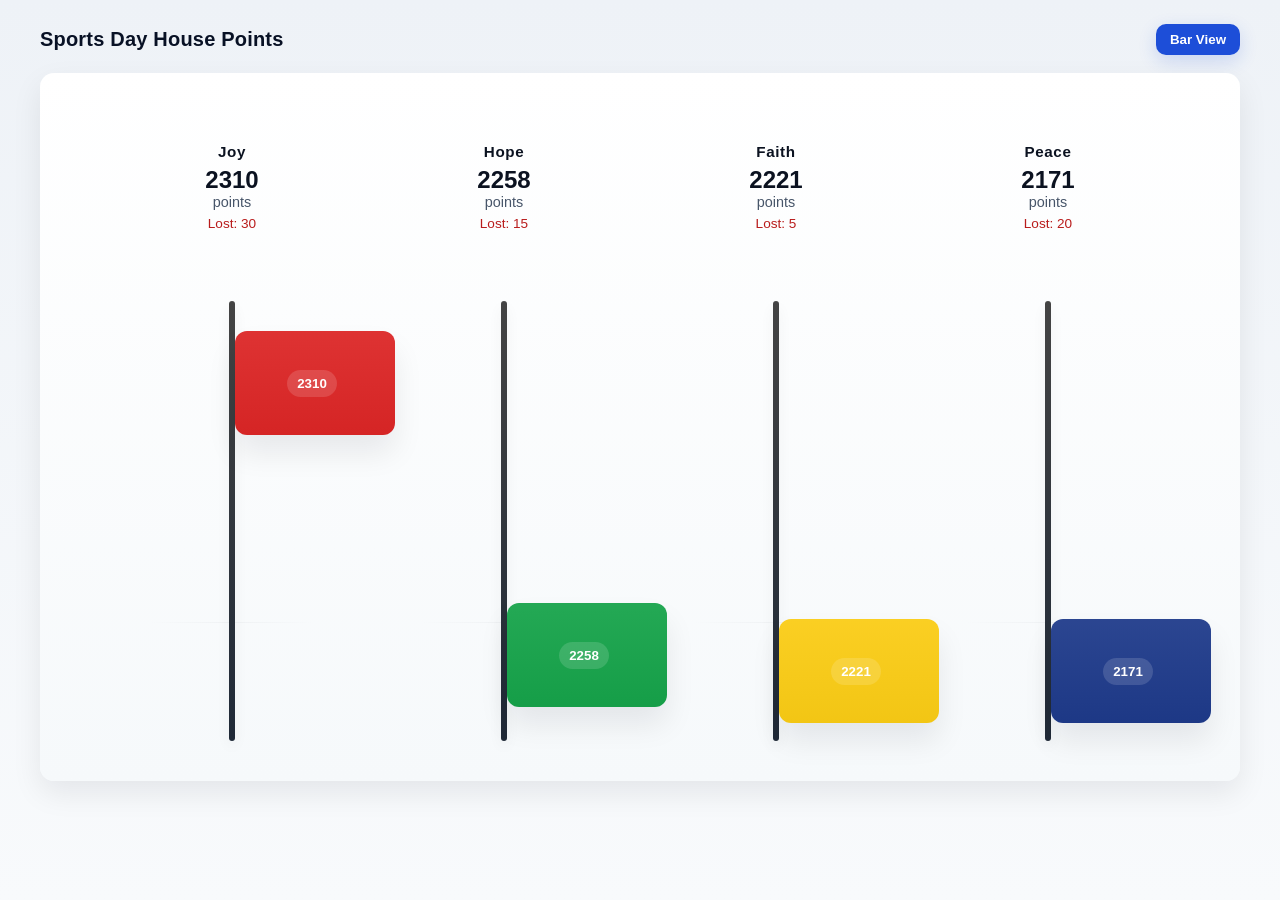
<file: static/index2.html>
<!DOCTYPE html>
<html lang="en">
<head>
  <meta charset="utf-8" />
  <meta name="viewport" content="width=device-width,initial-scale=1" />
  <title>Sports Day House Flags</title>
  <link rel="stylesheet" href="styles/style2.css">
</head>
<body>
  <header class="site-header">
    <div class="title">Sports Day House Points</div>
    <a class="btn-link" href="index.html"><button class="switch-btn" type="button">Bar View</button></a>
  </header>

  <main class="wrap">
    <section class="scene" role="region" aria-label="House flags">
      <div id="row" class="row" aria-live="polite"></div>
    </section>
  </main>

  <!-- data.js should define a global `DATA` object with:
       DATA.houses (array), DATA.totalPoints (array), DATA.lostPoints (array), DATA.links (object)
       Make sure data.js is loaded from correct relative path -->
  <script src="../data.js"></script>
  <script src="../static/logic2.js"></script>
</body>
</html>
</file>
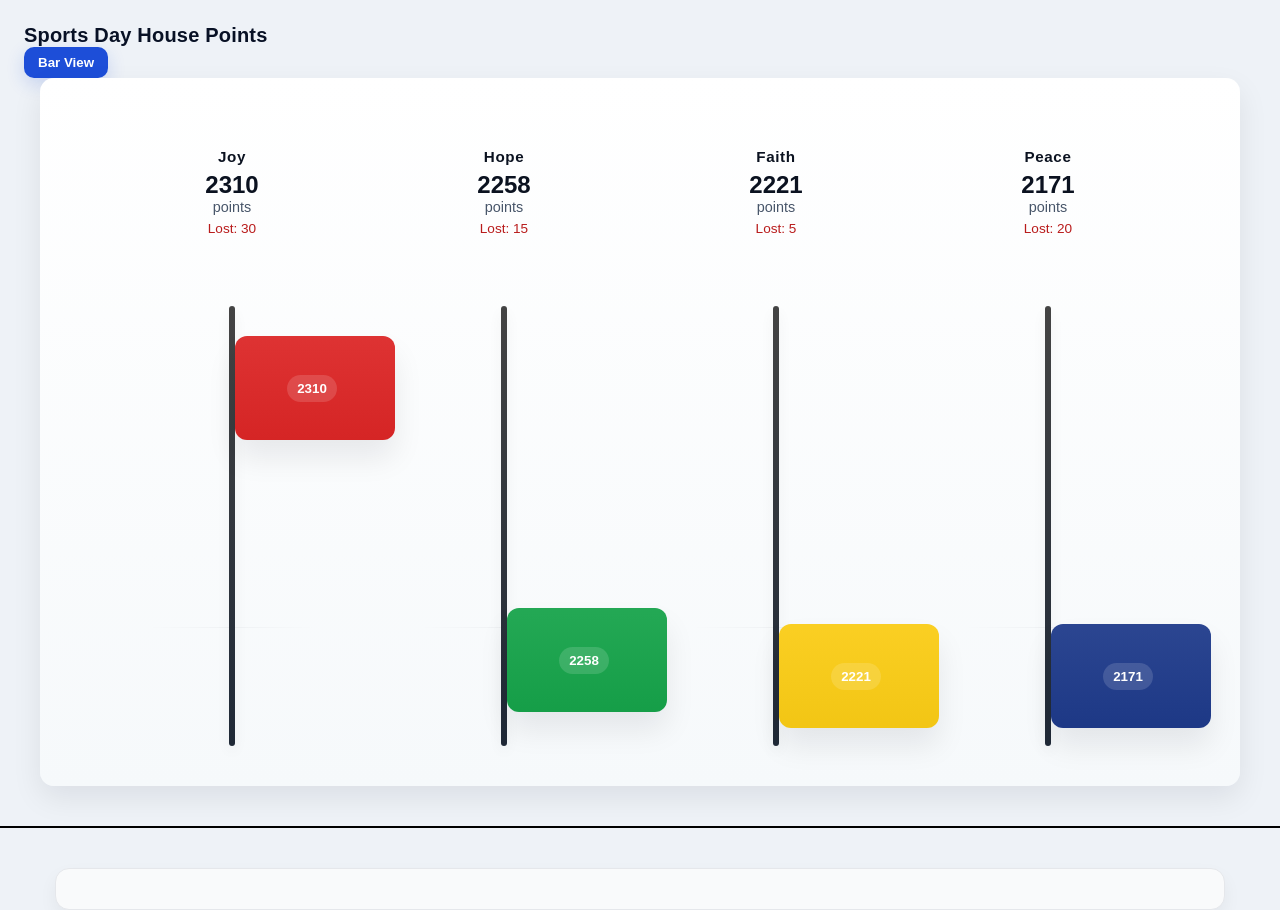
<file: templates/index2_old.html>
<!DOCTYPE html>
<html lang="en">
<head>
  <meta charset="UTF-8">
  <title>Sports Day House Points</title>
  <link rel="stylesheet" href="../static/styles/style2_old.css">
</head>
<body>
  <header>
    <div class="title">Sports Day House Points</div>
    <a href="index_old.html"><button class="switch-btn">Bar View</button></a>
  </header>
  <div class="wrap">
    <div class="scene">
      <div id="row" class="row"></div>
    </div>
  </div>
  <hr class="full-divider">
  <div id="eventResults"></div>
  <script src="../events.js"></script>
  <script src="../data.js"></script>
  <script src="../static/logic2_old.js"></script>
</body>
</html>
</file>
<file: static/styles/style2.css>
/* reset / base */
* { box-sizing: border-box; }
html,body { height: 100%; }
body {
  font-family: Inter, Arial, sans-serif;
  background: linear-gradient(180deg, #eef2f7 0%, #f8fafc 100%);
  margin: 0;
  padding: 24px;
  color: #0f172a;
  -webkit-font-smoothing: antialiased;
  -moz-osx-font-smoothing: grayscale;
}

/* header */
.site-header {
  display: flex;
  justify-content: space-between;
  align-items: center;
  gap: 12px;
  max-width: 1200px;
  margin: 0 auto 18px;
}
.title {
  font-size: 1.25rem;
  font-weight: 800;
  color: #081125;
  letter-spacing: 0.2px;
}
.btn-link { text-decoration: none; }
.switch-btn {
  padding: 8px 14px;
  border-radius: 10px;
  border: 0;
  background: #1d4ed8;
  color: #fff;
  font-weight: 700;
  cursor: pointer;
  box-shadow: 0 6px 18px rgba(29,78,216,0.18);
}

/* scene container */
.wrap {
  display: flex;
  justify-content: center;
}
.scene {
  width: 100%;
  max-width: 1200px;
  background: linear-gradient(180deg,#ffffff 0%, #f6f9fb 100%);
  border-radius: 14px;
  padding: 28px 20px 40px;
  box-shadow: 0 12px 30px rgba(12,18,28,0.08);
}

/* row: widen spacing so flags are well spaced */
.row {
  display: flex;
  justify-content: center;
  gap: 72px;
  align-items: flex-end;
  padding: 10px 6px 30px;
}

/* each column containing pole+flag and labels */
.col {
  position: relative;
  width: 200px; /* wider so flags don't collide with adjacent columns */
  height: 600px;
  display: flex;
  flex-direction: column;
  align-items: center;
}

/* The flag pole - we render centered in the column */
.pole {
  position: absolute;
  top: 40px;
  left: 50%;                /* centered inside column */
  transform: translateX(-50%);
  width: 6px;
  height: 440px;
  background: linear-gradient(180deg,#444 0%, #1f2937 100%);
  border-radius: 3px;
  box-shadow: 0 6px 14px rgba(2,6,23,0.06), inset 0 1px 0 rgba(255,255,255,0.02);
  z-index: 1;
  margin-top: 150px;
}

/* Finial sits on top of the pole (higher z-index) */
.finial {
  position: absolute;
  width: 18px;
  height: 18px;
  left: 50%;
  top: 31px; /* 40px top of pole minus half finial */
  transform: translateX(-50%);
  background: linear-gradient(180deg,#ffd54d,#c68600);
  border-radius: 50%;
  box-shadow: 0 2px 8px rgba(0,0,0,0.18);
  z-index: 4;
  margin-top: 150px;
}

/* FLAGS: positioned relative to column center so left edge touches pole right edge */
.flag {
  --flag-color: #999999;
  position: absolute;
  width: 170px;
  height: 100px;
  border-radius: 12px;
  bottom: 200px; /* default fallback; JS sets the real bottom */
  left: calc(50% + 3px); /* 6px pole -> pole's right edge at 50% + 3px; flag left edge touches here */
  transform-origin: 0 50%;
  transition: transform 260ms cubic-bezier(.2,.9,.3,1), box-shadow 200ms;
  display: inline-flex;
  align-items: center;
  padding-left: 0px;
  padding-bottom: 0px;
  justify-content: center;
  text-align: center;
  font-weight: 700;
  color: #fff;
  box-shadow: 0 18px 30px rgba(2,6,23,0.08);
  z-index: 3;
  border: none;
  outline: none;
  cursor: pointer;
  background-image:
    linear-gradient(180deg, rgba(255,255,255,0.06) 0%, rgba(0,0,0,0.02) 60%),
    linear-gradient(135deg, rgba(255,255,255,0.02), rgba(0,0,0,0.04));
  border-left: 6px solid rgba(255,255,255,0.06);
  backdrop-filter: blur(2px);
}

/* small numeric badge inside flag */
.flag-badge {
  margin-left: 0px;
  background: rgba(255,255,255,0.14);
  padding: 6px 10px;
  border-radius: 999px;
  font-weight: 800;
  color: rgba(255,255,255,0.98);
  box-shadow: 0 6px 12px rgba(2,6,23,0.08);
}

/* hover/focus affordances */
.flag:hover,
.flag:focus {
  transform: translateX(8px) rotate(-2deg) scale(1.02);
  box-shadow: 0 22px 40px rgba(2,6,23,0.14);
}

/* entrance animation (will be complemented by JS inline transforms) */
@keyframes flagRiseElastic {
  0%   { transform: translateY(26px) rotate(6deg) scale(0.98); opacity: 0; }
  60%  { transform: translateY(-8px) rotate(-3deg) scale(1.01); opacity: 1; }
  80%  { transform: translateY(4px)  rotate(1.5deg); }
  100% { transform: translateY(0)     rotate(0); }
}

/* Ground labels */
.ground {
  margin-top: 20px;
  text-align: center;
  padding-top: 12px;
  width: 100%;
}
.ground .name {
  font-weight: 800;
  font-size: 0.95rem;
  color: #0b1220;
  letter-spacing: 0.6px;
}
.ground .total {
  font-size: 1.5rem;
  font-weight: 900;
  color: #0b1220;
  margin-top: 6px;
}
.ground .sub { font-size: 0.9rem; color: #475569; }
.ground .lost { font-size: 0.85rem; color: #b91c1c; margin-top: 6px; }

/* decorative baseline */
.col::before {
  content: "";
  position: absolute;
  bottom: 88px;
  left: 8%;
  right: 8%;
  height: 1px;
  background: linear-gradient(90deg, transparent, rgba(15,23,42,0.04), transparent);
}

/* responsive tweaks */
@media (max-width: 1100px) {
  .row { gap: 44px; }
  .col { width: 160px; height: 520px; }
  .flag { width: 150px; left: calc(50% + 3px); height: 58px; border-radius: 10px; }
  .finial { top: 28px; }
}
@media (max-width: 680px) {
  .scene { padding: 18px; }
  .row { gap: 28px; flex-wrap: wrap; }
  .col { width: 140px; height: 480px; }
  .flag { width: 130px; left: calc(50% + 3px); height: 52px; }
  .title { font-size: 1rem; }
}


#eventResults {
  margin: 32px auto;
  width: 95%;
  background: #f9fafb;
  border-radius: 14px;
  border: 1px solid #e5e7eb;
  padding: 20px 24px;
  box-shadow: 0 8px 18px rgba(0, 0, 0, 0.05);
  text-align: left;
}

#eventResults h2 {
  font-size: 20px;
  font-weight: 800;
  color: #111827;
  margin-bottom: 10px;
  margin-top: 0;
}

.event-group {
  padding: 10px 0;
  border-top: 1px solid #e5e7eb;
}

.event-group:first-of-type {
  border-top: none;
}

.event-group summary {
  list-style: none;
  cursor: pointer;
  font-weight: 600;
  font-size: 15px;
  color: #1f2937;
  display: flex;
  align-items: center;
}

.event-group summary::-webkit-details-marker {
  display: none;
}

.event-group summary::before {
  content: "▸";
  font-size: 26px;
  margin-right: 8px;
  color: #6b7280;
  transition: transform 0.15s;
}

.event-group[open] summary::before {
  transform: rotate(90deg);
}

.event-group ol {
  margin-top: 6px;
  padding-left: 18px;
  list-style-type: none;
}

.event-group li {
  font-size: 14px;
  color: #374151;
  line-height: 1.4;
}

/* House colours */
.house-joy {
  color: #dc2626;
  font-weight: 600;
}
.house-peace {
  color: #1e3a8a;
  font-weight: 600;
}
.house-hope {
  color: #15803d;
  font-weight: 600;
}
.house-faith {
  color: #ca8a04;
  font-weight: 600;
}

.full-divider {
  width: 100vw;            /* full browser width */
  height: 2px; 
  background: #000000;
  border: none;
  margin: 40px 0;
  position: relative;
  left: 50%;
  right: 50%;
  margin-left: -50vw;      /* stretch beyond containing element */
  margin-right: -50vw;
}

/* Accordion (copied style language from peace.html) */
.accordion {
  margin-top: 14px;
  display: flex;
  flex-direction: column;
  gap: 12px;
}

.typePanel {
  background: #fff;
  border-radius: 12px;
  padding: 0;
  overflow: hidden;
  border: 1px solid rgba(11,17,32,0.06);
  box-shadow: 0 10px 30px rgba(15,23,42,0.06);
}

.typeHeader {
  display: flex;
  align-items: center;
  justify-content: space-between;
  gap: 12px;
  padding: 14px 16px;
  cursor: pointer;
}

.typeHeader:hover { background: rgba(15,76,163,0.03); }
.typeHeader .title { font-weight: 900; font-size: 15px; }
.typeHeader .meta { color: #6b7280; font-weight: 700; font-size: 13px; }

.typeBody {
  padding: 10px 12px 16px 12px;
  border-top: 1px solid rgba(11,17,32,0.06);
  display: none;
}

/* Event row */
.eventRow {
  display: flex;
  align-items: center;
  justify-content: space-between;
  gap: 12px;
  padding: 10px 6px;
  border-bottom: 1px dashed rgba(11,17,32,0.08);
}
.eventRow:last-child { border-bottom: none; }

.eventLeft { display: flex; gap: 12px; align-items: center; min-width: 0; }

.badge {
  width: 36px;
  height: 36px;
  border-radius: 9px;
  display: inline-flex;
  align-items: center;
  justify-content: center;
  color: #fff;
  font-weight: 900;
  background: linear-gradient(180deg, #0f4ca3, #0b3a78);
}

.eventTitle b { display: block; font-weight: 800; font-size: 14px; }
.eventTitle small { color: #6b7280; font-size: 12px; display: block; }

.eventRight { text-align: right; min-width: 96px; }
.eventPts { font-weight: 900; color: #0b6b4f; }


/* ===== Accordion visibility (clean + mobile-safe) ===== */

/* hide all bodies by default */
.typePanel > .typeBody { display: none; }

/* category opens to show its list of events */
.categoryPanel.open > .typeBody{
  display: flex;
  flex-direction: column;
  gap: 14px;
  padding-top: 14px;
}

/* event opens to show medal cards */
.eventPanel.open > .typeBody{
  display: grid;
  grid-template-columns: repeat(auto-fit, minmax(190px, 1fr));
  gap: 12px;
}

/* phones/tablets: ALWAYS 1 column (prevents clipping) */
@media (max-width: 760px){
  .eventPanel.open > .typeBody{
    grid-template-columns: 1fr !important;
  }
}

/* allow grid items to shrink instead of overflow */
.eventPanel.open > .typeBody .eventRow{
  min-width: 0;
  gap: 12px;
}

.eventPanel.open > .typeBody{
  gap: 12px;               /* spacing between rank cards */
}

.eventPanel.open > .typeBody .eventRow{
  border-bottom: none !important;      /* remove dashed separators */
  border-radius: 14px;
  padding: 14px 16px;
  background: #fff;
  border: 1px solid rgba(15,23,42,0.06);
  box-shadow: 0 8px 20px rgba(15,23,42,0.08);

  /* keep your inner layout */
  display: flex;
  justify-content: space-between;
  align-items: center;
}

/* ===== Medal look (blue ribbon on top) ===== */

/* Base badge stays as your normal badge by default */
.badge{
  width: 38px;
  height: 38px;
  border-radius: 10px;
  display: inline-flex;
  align-items: center;
  justify-content: center;
  font-weight: 900;
  font-size: 16px;
  line-height: 1;
  position: relative;
}

/* Superscript */
.badge sup{
  font-size: 0.55em;
  vertical-align: super;
  margin-left: 1px;
}

/* --- Medals only: 1/2/3 --- */
.badge.place-1,
.badge.place-2,
.badge.place-3{
  /* medal disc */
  border-radius: 50%;
  width: 36px;
  height: 36px;

  /* make room for ribbon above */
  margin-top: 16px;

  /* depth */
  box-shadow:
    inset 0 -2px 0 rgba(0,0,0,0.18),
    0 6px 14px rgba(0,0,0,0.18);

  position: relative;
  isolation: isolate;
  z-index: 2;
}

/* Gold / Silver / Bronze disc */
.badge.place-1{
  background: radial-gradient(circle at 30% 30%, #fff3b0, #facc15 55%, #d97706 100%) !important;
  color: #1f2937 !important;
}
.badge.place-2{
  background: radial-gradient(circle at 30% 30%, #ffffff, #e5e7eb 55%, #9ca3af 100%) !important;
  color: #1f2937 !important;
}
.badge.place-3{
  background: radial-gradient(circle at 30% 30%, #ffd7b0, #fb923c 55%, #9a3412 100%) !important;
  color: #1f2937 !important;
}

/* --- Blue ribbon (top) --- */
/* Two ribbon strips */
.badge.place-1::before,
.badge.place-2::before,
.badge.place-3::before{
  content:"";
  position:absolute;
  top: -15px;
  left: 50%;
  transform: translateX(-50%);

  width: 0;
  height: 0;

  border-left: 20px solid transparent;
  border-right: 20px solid transparent;
  border-top: 22px solid #2563eb; /* BLUE triangle */
  z-index: 0;
  filter: drop-shadow(0 4px 8px rgba(0,0,0,0.12));
  pointer-events: none;
}


.badge.place-1::after,
.badge.place-2::after,
.badge.place-3::after{
  content:"";
  position:absolute;
  top: -16px;
  left: 50%;
  transform: translateX(-50%);

  width: 0;
  height: 0;

  border-left: 10px solid transparent;
  border-right: 10px solid transparent;
  border-top: 12px solid white; /* CUT-OUT */
  z-index: 1;
  pointer-events: none;
}

/* Make sure medal/ribbon can overflow row container */
.eventRow { overflow: visible !important; }

/* --- 4th+ remains your normal blue badge --- */
.badge.place-4,
.badge.place-5,
.badge.place-6{
  border-radius: 10px;
  background: #403f3f !important;
  color: #ffffff !important;
}

@media (max-width: 520px){
  body{ padding: 12px; }
  .scene{ padding: 18px 14px 26px; }
  .row{ gap: 22px; padding: 10px 6px 18px; }
  .col{ width: 160px; height: 520px; }
  .pole{ margin-top: 110px; }
  .finial{ margin-top: 110px; }
}

#eventResults {
  background: #ffffff;
  border-radius: 18px;
  padding: 22px 26px;
  margin: 40px auto;
  max-width: 1200px;

  box-shadow: 0 10px 30px rgba(15, 23, 42, 0.08);
  border: 1px solid rgba(15, 23, 42, 0.08);
}

#eventResults h2 {
  font-size: 24px;
  font-weight: 800;
  margin-bottom: 12px;
}

@media (min-width: 900px) {
  #eventResults { padding: 22px 30px; }
}

.header-left{
  display: flex;
  align-items: center;
  gap: 14px;
}

.header-logo{
  height: 70px;
  width: auto;
  margin-left: 12px; /* tweak if needed */
}

.chart-caption {
  font-family: 'Shadows Into Light', cursive;
  font-size: 50px;
  color: #000000; /* or whatever fits your theme */
  margin-top: 50px;
  text-align: center;
  opacity: 0.9;
}

.page-footer {
  margin-top: 48px;
  padding: 16px 0;
  text-align: center;
  font-size: 15px;
  color: #6B7280;
  background: transparent;
}

.event-toolbar {
  display: flex;
  justify-content: flex-end;
  margin: 12px 0;
}

.search-btn {
  padding: 8px 14px;
  border-radius: 8px;
  border: none;
  background: #1f2937;
  color: #fff;
  font-weight: 600;
  cursor: pointer;
}

.search-btn i {
  margin-right: 8px;
}

.search-bar {
  margin-bottom: 14px;
}

.search-bar input {
  width: 100%;
  padding: 10px 14px;
  border-radius: 10px;
  border: 1px solid #ccc;
  font-size: 15px;
}

.hidden {
  display: none;
}

/* Feedback toggle button */
.fb-toggle{
  position: fixed;
  right: 16px;
  bottom: 16px;
  z-index: 9998;
  border: 0;
  border-radius: 999px;
  padding: 10px 14px;
  font-weight: 700;
  cursor: pointer;
  box-shadow: 0 10px 30px rgba(0,0,0,0.18);
}

/* Backdrop (for mobile / focus) */
.fb-backdrop{
  position: fixed;
  inset: 0;
  background: rgba(0,0,0,0.35);
  z-index: 9997;
}

/* Side panel */
.fb-panel{
  position: fixed;
  top: 0;
  right: 0;
  height: 100vh;
  width: min(420px, 92vw);
  background: rgba(255,255,255,0.92);
  backdrop-filter: blur(10px);
  box-shadow: -20px 0 60px rgba(0,0,0,0.18);
  transform: translateX(105%);
  transition: transform 220ms ease;
  z-index: 9999;
  display: flex;
  flex-direction: column;
  border-left: 1px solid rgba(0,0,0,0.08);
}

.fb-panel.is-open{
  transform: translateX(0);
}

.fb-panel__header{
  display: flex;
  align-items: center;
  justify-content: space-between;
  padding: 14px 14px 10px;
  border-bottom: 1px solid rgba(0,0,0,0.08);
}

.fb-panel__title{
  font-weight: 800;
}

.fb-panel__close{
  border: 0;
  background: transparent;
  font-size: 18px;
  cursor: pointer;
}

.fb-panel__frame{
  width: 100%;
  height: 100%;
  border: 0;
}

.text-banner {
  background: rgb(255, 94, 94);
  color: rgb(255, 255, 255);
  text-align: center;
  font-size: 2rem;
  font-weight: 700;
  padding: 7px 10px;
  font-size: 20px;
}

/* Overlay */
#popup-overlay {
  position: fixed;
  inset: 0;
  background: rgba(0, 0, 0, 0.55);
  display: flex;
  align-items: center;
  justify-content: center;
  z-index: 9999;
}

/* Popup box */
#popup-box {
  background: #fff;
  padding: 24px 28px;
  border-radius: 14px;
  width: min(90%, 360px);
  text-align: center;
  box-shadow: 0 20px 50px rgba(0,0,0,0.25);
  font-family: Montserrat, system-ui, sans-serif;
}

#popup-box h2 {
  margin-top: 0;
}

#popup-box button {
  margin-top: 16px;
  padding: 8px 16px;
  border: none;
  border-radius: 8px;
  cursor: pointer;
  background: #0f7ac3;
  color: white;
  font-weight: 600;
}
</file>
<file: static/styles/style2_old.css>
/* reset / base */
* { box-sizing: border-box; }
html,body { height: 100%; }
body {
  font-family: Inter, Arial, sans-serif;
  background: #eef2f7;
  margin: 0;
  padding: 24px;
  color: #0f172a;
  -webkit-font-smoothing: antialiased;
  -moz-osx-font-smoothing: grayscale;
}

/* header */
.site-header {
  display: flex;
  justify-content: space-between;
  align-items: center;
  gap: 12px;
  max-width: 1200px;
  margin: 0 auto 18px;
}
.title {
  font-size: 1.25rem;
  font-weight: 800;
  color: #081125;
  letter-spacing: 0.2px;
}
.btn-link { text-decoration: none; }
.switch-btn {
  padding: 8px 14px;
  border-radius: 10px;
  border: 0;
  background: #1d4ed8;
  color: #fff;
  font-weight: 700;
  cursor: pointer;
  box-shadow: 0 6px 18px rgba(29,78,216,0.18);
}

/* scene container */
.wrap {
  display: flex;
  justify-content: center;
}
.scene {
  width: 100%;
  max-width: 1200px;
  background: linear-gradient(180deg,#ffffff 0%, #f6f9fb 100%);
  border-radius: 14px;
  padding: 28px 20px 40px;
  box-shadow: 0 12px 30px rgba(12,18,28,0.08);
}

/* row: widen spacing so flags are well spaced */
.row {
  display: flex;
  justify-content: center;
  gap: 72px;
  align-items: flex-end;
  padding: 10px 6px 30px;
}

/* each column containing pole+flag and labels */
.col {
  position: relative;
  width: 200px; /* wider so flags don't collide with adjacent columns */
  height: 600px;
  display: flex;
  flex-direction: column;
  align-items: center;
}

/* The flag pole - we render centered in the column */
.pole {
  position: absolute;
  top: 40px;
  left: 50%;                /* centered inside column */
  transform: translateX(-50%);
  width: 6px;
  height: 440px;
  background: linear-gradient(180deg,#444 0%, #1f2937 100%);
  border-radius: 3px;
  box-shadow: 0 6px 14px rgba(2,6,23,0.06), inset 0 1px 0 rgba(255,255,255,0.02);
  z-index: 1;
  margin-top: 150px;
}

/* Finial sits on top of the pole (higher z-index) */
.finial {
  position: absolute;
  width: 18px;
  height: 18px;
  left: 50%;
  top: 31px; /* 40px top of pole minus half finial */
  transform: translateX(-50%);
  background: linear-gradient(180deg,#ffd54d,#c68600);
  border-radius: 50%;
  box-shadow: 0 2px 8px rgba(0,0,0,0.18);
  z-index: 4;
  margin-top: 150px;
}

/* FLAGS: positioned relative to column center so left edge touches pole right edge */
.flag {
  --flag-color: #999999;
  position: absolute;
  width: 170px;
  height: 100px;
  border-radius: 12px;
  bottom: 200px; /* default fallback; JS sets the real bottom */
  left: calc(50% + 3px); /* 6px pole -> pole's right edge at 50% + 3px; flag left edge touches here */
  transform-origin: 0 50%;
  transition: transform 260ms cubic-bezier(.2,.9,.3,1), box-shadow 200ms;
  display: inline-flex;
  align-items: center;
  padding-left: 0px;
  padding-bottom: 0px;
  justify-content: center;
  text-align: center;
  font-weight: 700;
  color: #fff;
  box-shadow: 0 18px 30px rgba(2,6,23,0.08);
  z-index: 3;
  border: none;
  outline: none;
  cursor: pointer;
  background-image:
    linear-gradient(180deg, rgba(255,255,255,0.06) 0%, rgba(0,0,0,0.02) 60%),
    linear-gradient(135deg, rgba(255,255,255,0.02), rgba(0,0,0,0.04));
  border-left: 6px solid rgba(255,255,255,0.06);
  backdrop-filter: blur(2px);
}

/* small numeric badge inside flag */
.flag-badge {
  margin-left: 0px;
  background: rgba(255,255,255,0.14);
  padding: 6px 10px;
  border-radius: 999px;
  font-weight: 800;
  color: rgba(255,255,255,0.98);
  box-shadow: 0 6px 12px rgba(2,6,23,0.08);
}

/* hover/focus affordances */
.flag:hover,
.flag:focus {
  transform: translateX(8px) rotate(-2deg) scale(1.02);
  box-shadow: 0 22px 40px rgba(2,6,23,0.14);
}

/* entrance animation (will be complemented by JS inline transforms) */
@keyframes flagRiseElastic {
  0%   { transform: translateY(26px) rotate(6deg) scale(0.98); opacity: 0; }
  60%  { transform: translateY(-8px) rotate(-3deg) scale(1.01); opacity: 1; }
  80%  { transform: translateY(4px)  rotate(1.5deg); }
  100% { transform: translateY(0)     rotate(0); }
}

/* Ground labels */
.ground {
  margin-top: 20px;
  text-align: center;
  padding-top: 12px;
  width: 100%;
}
.ground .name {
  font-weight: 800;
  font-size: 0.95rem;
  color: #0b1220;
  letter-spacing: 0.6px;
}
.ground .total {
  font-size: 1.5rem;
  font-weight: 900;
  color: #0b1220;
  margin-top: 6px;
}
.ground .sub { font-size: 0.9rem; color: #475569; }
.ground .lost { font-size: 0.85rem; color: #b91c1c; margin-top: 6px; }

/* decorative baseline */
.col::before {
  content: "";
  position: absolute;
  bottom: 88px;
  left: 8%;
  right: 8%;
  height: 1px;
  background: linear-gradient(90deg, transparent, rgba(15,23,42,0.04), transparent);
}

/* responsive tweaks */
@media (max-width: 1100px) {
  .row { gap: 44px; }
  .col { width: 160px; height: 520px; }
  .flag { width: 150px; left: calc(50% + 3px); height: 58px; border-radius: 10px; }
  .finial { top: 28px; }
}
@media (max-width: 680px) {
  .scene { padding: 18px; }
  .row { gap: 28px; flex-wrap: wrap; }
  .col { width: 140px; height: 480px; }
  .flag { width: 130px; left: calc(50% + 3px); height: 52px; }
  .title { font-size: 1rem; }
}


#eventResults {
  margin: 32px auto;
  width: 95%;
  background: #f9fafb;
  border-radius: 14px;
  border: 1px solid #e5e7eb;
  padding: 20px 24px;
  box-shadow: 0 8px 18px rgba(0, 0, 0, 0.05);
  text-align: left;
}

#eventResults h2 {
  font-size: 20px;
  font-weight: 800;
  color: #111827;
  margin-bottom: 10px;
  margin-top: 0;
}

.event-group {
  padding: 10px 0;
  border-top: 1px solid #e5e7eb;
}

.event-group:first-of-type {
  border-top: none;
}

.event-group summary {
  list-style: none;
  cursor: pointer;
  font-weight: 600;
  font-size: 15px;
  color: #1f2937;
  display: flex;
  align-items: center;
}

.event-group summary::-webkit-details-marker {
  display: none;
}

.event-group summary::before {
  content: "▸";
  font-size: 26px;
  margin-right: 8px;
  color: #6b7280;
  transition: transform 0.15s;
}

.event-group[open] summary::before {
  transform: rotate(90deg);
}

.event-group ol {
  margin-top: 6px;
  padding-left: 18px;
  list-style-type: none;
}

.event-group li {
  font-size: 14px;
  color: #374151;
  line-height: 1.4;
}

/* House colours */
.house-joy {
  color: #dc2626;
  font-weight: 600;
}
.house-peace {
  color: #1e3a8a;
  font-weight: 600;
}
.house-hope {
  color: #15803d;
  font-weight: 600;
}
.house-faith {
  color: #ca8a04;
  font-weight: 600;
}

.full-divider {
  width: 100vw;            /* full browser width */
  height: 2px; 
  background: #000000;
  border: none;
  margin: 40px 0;
  position: relative;
  left: 50%;
  right: 50%;
  margin-left: -50vw;      /* stretch beyond containing element */
  margin-right: -50vw;
}

/* Accordion (copied style language from peace.html) */
.accordion {
  margin-top: 14px;
  display: flex;
  flex-direction: column;
  gap: 12px;
}

.typePanel {
  background: #fff;
  border-radius: 12px;
  padding: 0;
  overflow: hidden;
  border: 1px solid rgba(11,17,32,0.06);
  box-shadow: 0 10px 30px rgba(15,23,42,0.06);
}

.typeHeader {
  display: flex;
  align-items: center;
  justify-content: space-between;
  gap: 12px;
  padding: 14px 16px;
  cursor: pointer;
}

.typeHeader:hover { background: rgba(15,76,163,0.03); }
.typeHeader .title { font-weight: 900; font-size: 15px; }
.typeHeader .meta { color: #6b7280; font-weight: 700; font-size: 13px; }

.typeBody {
  padding: 10px 12px 16px 12px;
  border-top: 1px solid rgba(11,17,32,0.06);
  display: none;
}
.typePanel.open .typeBody { display: block; }

/* Event row */
.eventRow {
  display: flex;
  align-items: center;
  justify-content: space-between;
  gap: 12px;
  padding: 10px 6px;
  border-bottom: 1px dashed rgba(11,17,32,0.08);
}
.eventRow:last-child { border-bottom: none; }

.eventLeft { display: flex; gap: 12px; align-items: center; min-width: 0; }

.badge {
  width: 36px;
  height: 36px;
  border-radius: 9px;
  display: inline-flex;
  align-items: center;
  justify-content: center;
  color: #fff;
  font-weight: 900;
  background: linear-gradient(180deg, #0f4ca3, #0b3a78);
}

.eventTitle b { display: block; font-weight: 800; font-size: 14px; }
.eventTitle small { color: #6b7280; font-size: 12px; display: block; }

.eventRight { text-align: right; min-width: 96px; }
.eventPts { font-weight: 900; color: #0b6b4f; }


/* Only switch to 4-up grid when the accordion panel is OPEN */
.typePanel.open .typeBody {
  display: grid !important;
  grid-template-columns: repeat(4, minmax(180px, 1fr));
  gap: 16px;
}

/* Make each row behave like a card inside the grid (not a full-width list row) */
.typePanel.open .typeBody .eventRow {
  width: 100%;
  border-bottom: none !important;
  border-radius: 14px;
  padding: 14px 16px;
  background: #fff;
  border: 1px solid rgba(15,23,42,0.06);
  box-shadow: 0 8px 20px rgba(15,23,42,0.08);

  /* keep your inner layout */
  display: flex !important;
  justify-content: space-between;
  align-items: center;
}

/* Responsive */
@media (max-width: 1000px) {
  .typePanel.open .typeBody {
    grid-template-columns: repeat(2, 1fr);
  }
}
@media (max-width: 520px) {
  .typePanel.open .typeBody {
    grid-template-columns: 1fr;
  }
}

/* ===== Medal look (blue ribbon on top) ===== */

/* Base badge stays as your normal badge by default */
.badge{
  width: 38px;
  height: 38px;
  border-radius: 10px;
  display: inline-flex;
  align-items: center;
  justify-content: center;
  font-weight: 900;
  font-size: 16px;
  line-height: 1;
  position: relative;
}

/* Superscript */
.badge sup{
  font-size: 0.55em;
  vertical-align: super;
  margin-left: 1px;
}

/* --- Medals only: 1/2/3 --- */
.badge.place-1,
.badge.place-2,
.badge.place-3{
  /* medal disc */
  border-radius: 50%;
  width: 36px;
  height: 36px;

  /* make room for ribbon above */
  margin-top: 16px;

  /* depth */
  box-shadow:
    inset 0 -2px 0 rgba(0,0,0,0.18),
    0 6px 14px rgba(0,0,0,0.18);

  position: relative;
  isolation: isolate;
  z-index: 2;
}

/* Gold / Silver / Bronze disc */
.badge.place-1{
  background: radial-gradient(circle at 30% 30%, #fff3b0, #facc15 55%, #d97706 100%) !important;
  color: #1f2937 !important;
}
.badge.place-2{
  background: radial-gradient(circle at 30% 30%, #ffffff, #e5e7eb 55%, #9ca3af 100%) !important;
  color: #1f2937 !important;
}
.badge.place-3{
  background: radial-gradient(circle at 30% 30%, #ffd7b0, #fb923c 55%, #9a3412 100%) !important;
  color: #1f2937 !important;
}

/* --- Blue ribbon (top) --- */
/* Two ribbon strips */
.badge.place-1::before,
.badge.place-2::before,
.badge.place-3::before{
  content:"";
  position:absolute;
  top: -15px;
  left: 50%;
  transform: translateX(-50%);

  width: 0;
  height: 0;

  border-left: 20px solid transparent;
  border-right: 20px solid transparent;
  border-top: 22px solid #2563eb; /* BLUE triangle */
  z-index: 0;
  filter: drop-shadow(0 4px 8px rgba(0,0,0,0.12));
  pointer-events: none;
}


.badge.place-1::after,
.badge.place-2::after,
.badge.place-3::after{
  content:"";
  position:absolute;
  top: -16px;
  left: 50%;
  transform: translateX(-50%);

  width: 0;
  height: 0;

  border-left: 10px solid transparent;
  border-right: 10px solid transparent;
  border-top: 12px solid white; /* CUT-OUT */
  z-index: 1;
  pointer-events: none;
}

/* Make sure medal/ribbon can overflow row container */
.eventRow { overflow: visible !important; }

/* --- 4th+ remains your normal blue badge --- */
.badge.place-4,
.badge.place-5,
.badge.place-6{
  border-radius: 10px;
  background: #403f3f !important;
  color: #ffffff !important;
}
</file>
